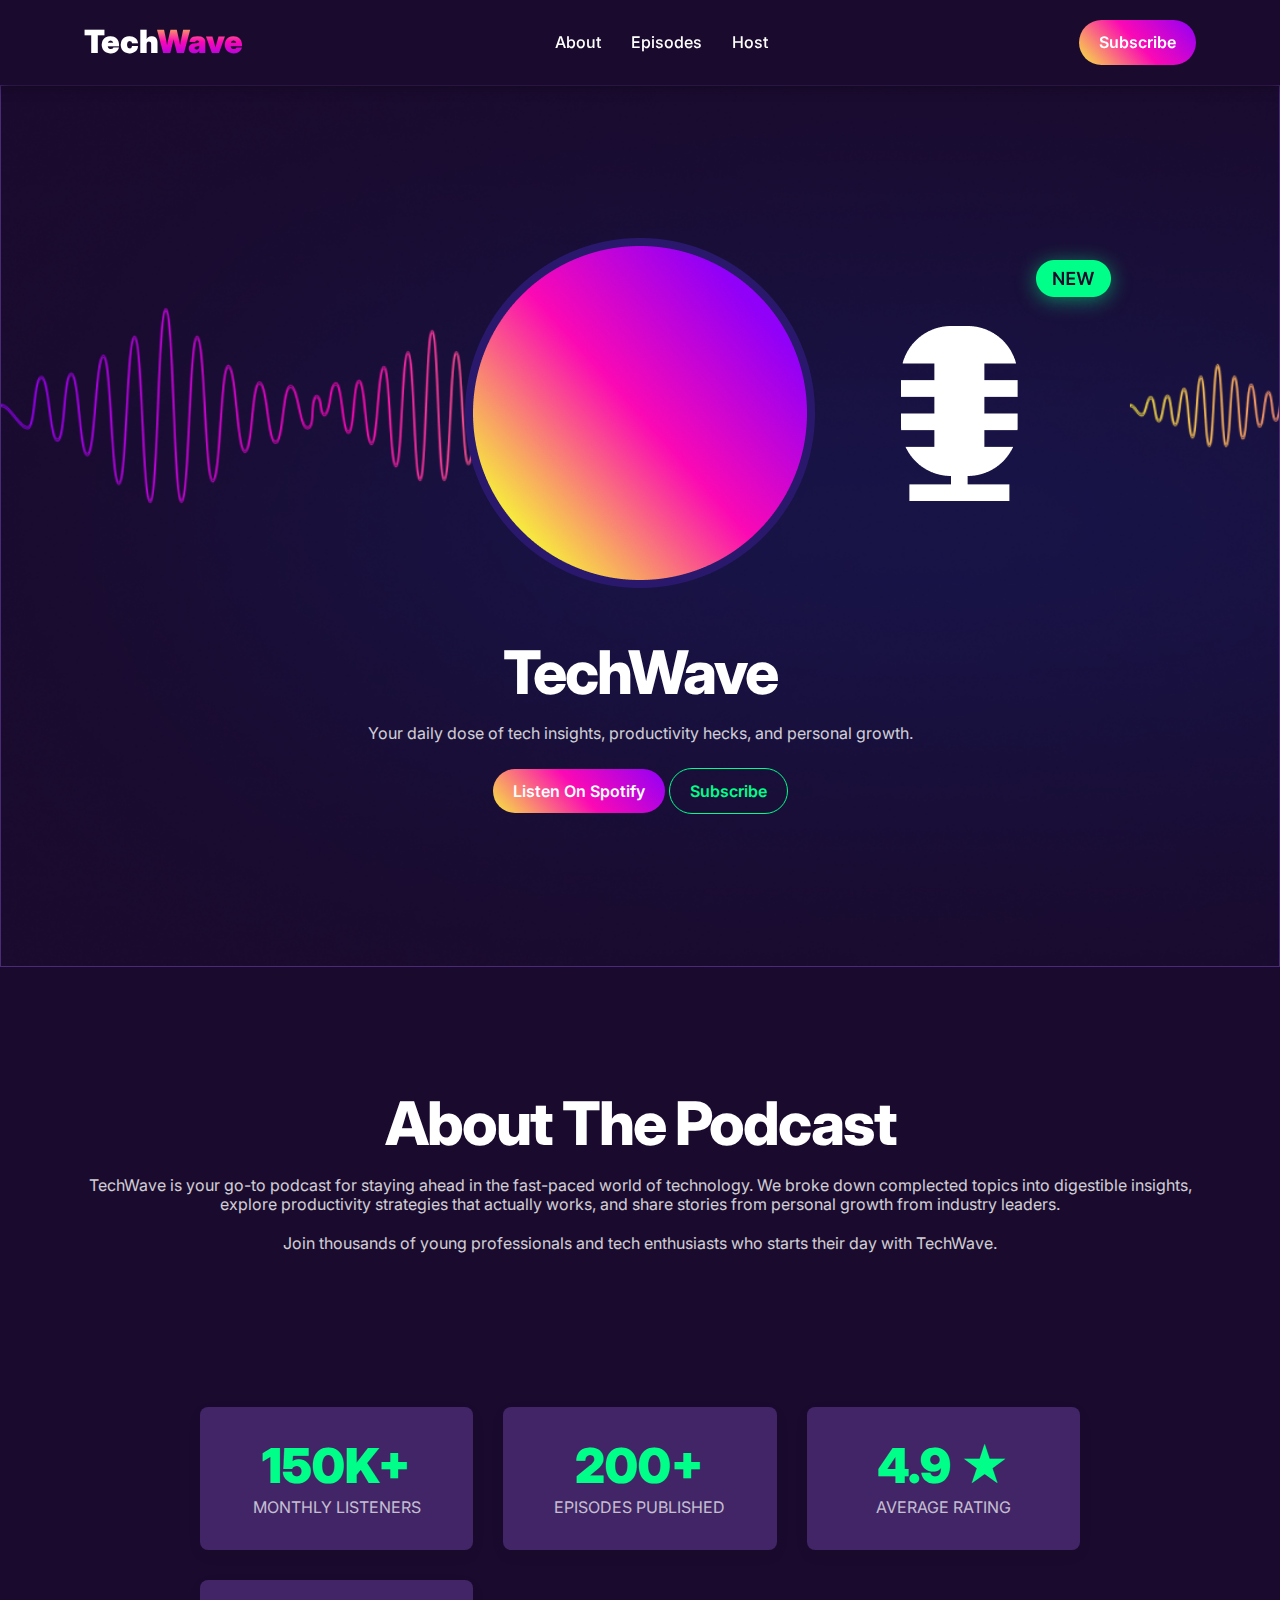
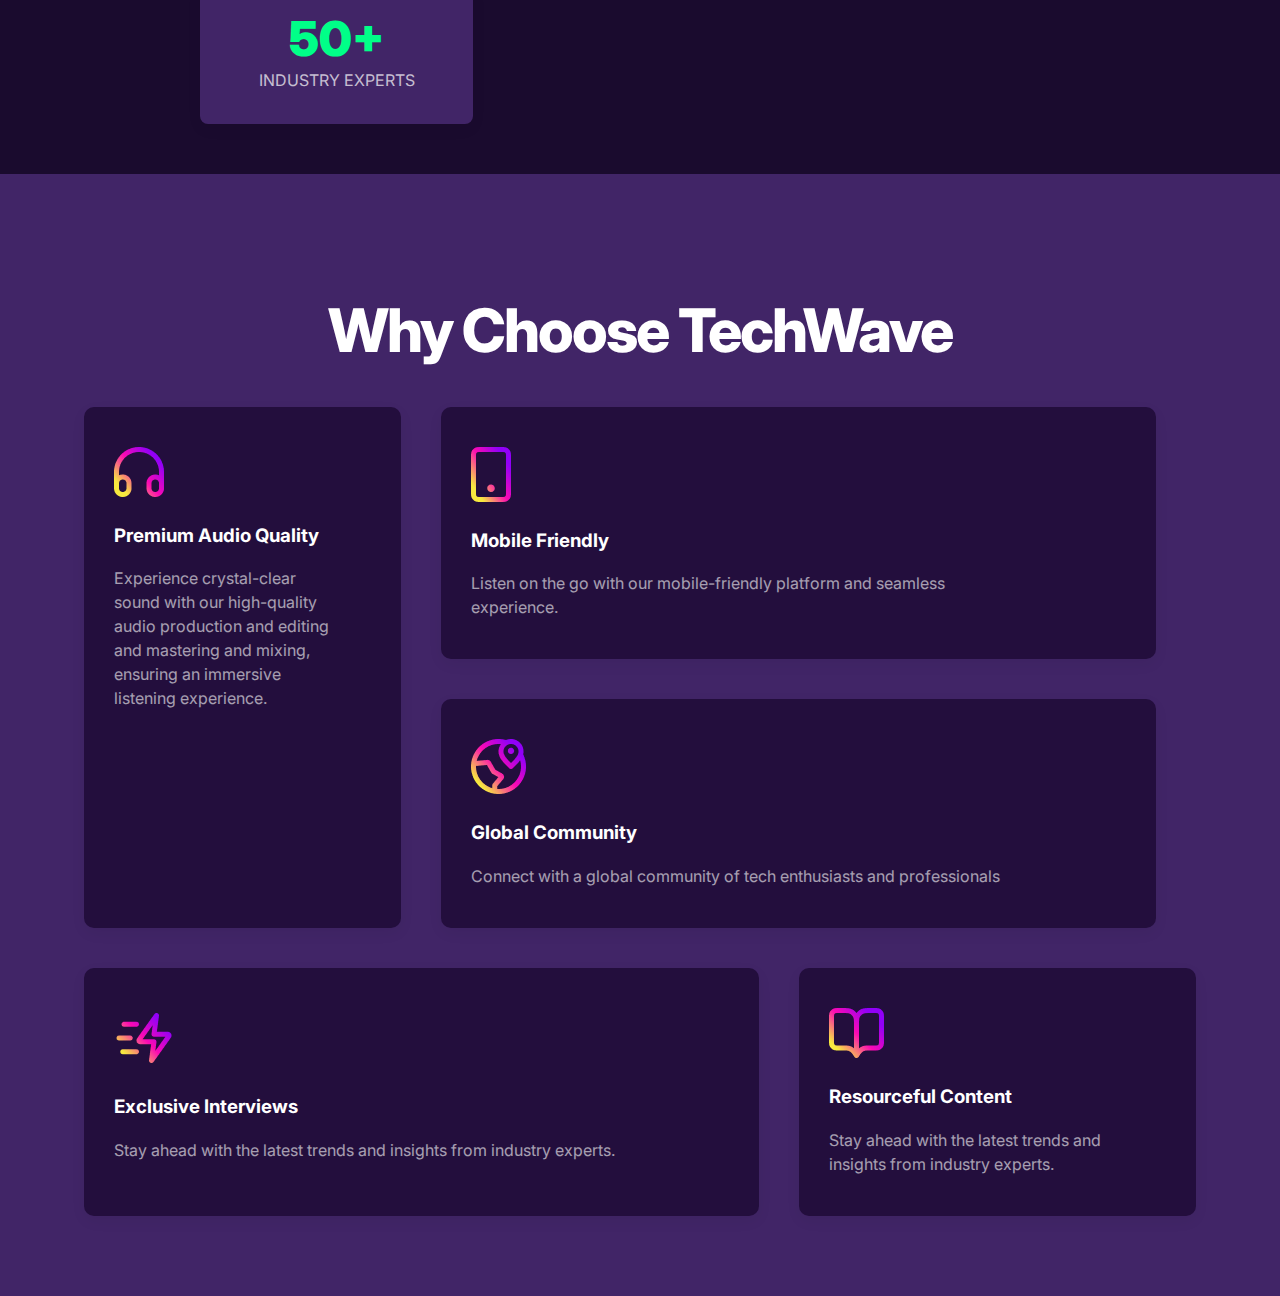
<file: styles/index.html>
<!doctype html>
<html lang="en">
  <head>
    <meta charset="UTF-8" />
    <meta name="viewport" content="width=device-width, initial-scale=1.0" />
    <title>TechWave Podcast</title>
    <link rel="preconnect" href="https://fonts.googleapis.com" />
    <link rel="preconnect" href="https://fonts.gstatic.com" crossorigin />
    <link
      href="https://fonts.googleapis.com/css2?family=Inter:ital,opsz,wght@0,14..32,100..900;1,14..32,100..900&display=swap"
      rel="stylesheet"
    />
    <link rel="stylesheet" href="./new-styles.css" />
  </head>
  <body>
    <!-- Header -->
    <header>
      <div class="container header-container">
        <div class="logo">Tech<span class="gradient">Wave</span></div>
        <ul class="nav-links">
          <li><a href="">About</a></li>
          <li><a href="">Episodes</a></li>
          <li><a href="">Host</a></li>
        </ul>

        <button class="primary-button">Subscribe</button>
      </div>
    </header>

    <!-- Hero Section -->
    <main>
      <section class="hero">
        <div class="container hero-content">
          <div class="hero-image">
            <img src="../assets/hero-circle.png" alt="" />
          </div>
          <img src="../assets/microphone.png" alt="" class="mic" />
          <img src="../assets/Frame 2087326323.png" alt="" class="badge" />
          <h1 class="section-title">TechWave</h1>
          <p class="section-description">
            Your daily dose of tech insights, productivity hecks, and personal
            growth.
          </p>
          <div class="hero-buttons">
            <button class="primary-button">Listen On Spotify</button>
            <button class="secondary-button">Subscribe</button>
          </div>
        </div>
      </section>

      <!--About Section  -->
      <section id="about" class="section">
        <div class="container">
          <h2 class="section-title">About The Podcast</h2>
          <p class="section-description">
            TechWave is your go-to podcast for staying ahead in the fast-paced
            world of technology. We broke down complected topics into digestible
            insights, explore productivity strategies that actually works, and
            share stories from personal growth from industry leaders.
            <br /><br />
            Join thousands of young professionals and tech enthusiasts who
            starts their day with TechWave.
          </p>
        </div>
      </section>

      <!-- Stats -->
      <div class="stats">
        <div class="stat-card">
          <div class="stat-number">150K+</div>
          <div class="stat-label">MONTHLY LISTENERS</div>
        </div>
        <div class="stat-card">
          <div class="stat-number">200+</div>
          <div class="stat-label">EPISODES PUBLISHED</div>
        </div>
        <div class="stat-card">
          <div class="stat-number">4.9 ★</div>
          <div class="stat-label">AVERAGE RATING</div>
        </div>
        <div class="stat-card">
          <div class="stat-number">50+</div>
          <div class="stat-label">INDUSTRY EXPERTS</div>
        </div>
      </div>

      <!-- feature section -->
      <section id="feature" class="section features">
        <div class="container">
          <h2 class="section-title">Why Choose TechWave</h2>

          <div class="features-grid">
            <div style="grid-row: 1 / 3;" class="feature-card">
              <img src="../assets/headphone.png" alt="" />
              <h3 class="card-title">Premium Audio Quality</h3>
              <p class="card-description">
                Experience crystal-clear sound with our high-quality audio
                production and editing and mastering and mixing, ensuring an
                immersive listening experience.
              </p>
            </div>
            <div style="grid-column: 2 / span 3;" class="feature-card">
              <img src="../assets/device.png" alt="" />
              <h3  class="card-title">Mobile Friendly</h3>
              <p class="card-description">
                Listen on the go with our mobile-friendly platform and seamless
                experience.
              </p>
            </div>
            <div style="grid-column: 2 / span 3;" class="feature-card">
              <img src="../assets/location.png" alt="" />
              <h3  class="card-title">Global Community</h3>
              <p class="card-description">
                Connect with a global community of tech enthusiasts and
                professionals
              </p>
            </div>
            <div style="grid-column: span 2 / 3;" class=" feature-card">
              <img src="../assets/zap-fast.png" alt="" />
              <h3  class="card-title">Exclusive Interviews</h3>
              <p class="card-description">
                Stay ahead with the latest trends and insights from industry
                experts.
              </p>
            </div>
            <div style="grid-column: 3 / span 3;" class="feature-card">
              <img src="../assets/resource.png" alt="" />
              <h3  class="card-title">Resourceful Content</h3>
              <p class="card-description">
                Stay ahead with the latest trends and insights from industry
                experts.
              </p>
            </div>
          </div>
        </div>
      </section>
    </main>
  </body>
</html>
</file>
<file: styles/new-styles.css>
* {
    margin: 0;
    padding: 0;
    box-sizing: border-box;
    font-family: "Inter", sans-serif;
}
.inter-font {
  font-family: "Inter", sans-serif;
  font-optical-sizing: auto;
  font-style: normal;
}
body {
    line-height: 1.6;
    color: #333;
    background-color: #fff;
}
.container {
    width: 90%;
    max-width: 1200px;
    margin: 0 auto;
    padding: 0 20px;
}
/* base style ends here*/

:root {
  --primary-width: calc(100% - 400px);
  --primary-margin: 0 auto;
  --primary-color: #ffffff;
  --secondary-color: #00ff88;
  --bg-color: #412567;
  --secondary-bg-color: #230e3d;
  --another-bg-color: #1a0b2e;
  --primary-font-size: 1rem;
}

.primary-button {
  background-image: linear-gradient(47.64deg, #f7e93f, #fb09b4, #9100f8);
  padding: 0.78rem 1.25rem;
  border-radius: 0.375rem;
  font-size: 1rem;
  font-weight: 600;
  color: var(--primary-color);
  border: none;
  cursor: pointer;
  border-radius: 10000px;
  transition: background 0.3s, color 0.3s;
}
.primary-button:hover {
    background: #000;
}

.secondary-button {
  border: 1px solid var(--secondary-color);
  padding: 0.78rem 1.25rem;
  border-radius: 0.375rem;
  font-size: var(--primary-font-size);
  font-weight: 600;
  color: var(--secondary-color);
  background-color: transparent;
  cursor: pointer;
  border-radius: 10000px;
  transition: background 0.3s, color 0.3s;
}
.secondary-button:hover {
    background: var(--secondary-color);
    color: white;
}

/* shared styles end here */

header {
    background-color: #1a0b2e;
    color: white;
    padding: 20px 0;
    position: sticky;
    top: 0;
    z-index: 100;
    box-shadow: 0 2px 10px #140822;
}
.header-container {
    display: flex;
    justify-content: space-between;
    align-items: center;
}
.logo {
  line-height: 1.5rem;
  font-weight: 900;
  font-size: 2rem;
}
.gradient {
  background: linear-gradient(#f7e93f, #fb09b4, #9100f8);
  background-clip: text;
  -webkit-text-fill-color: transparent;
}
.nav-links {
    display: flex;
    list-style: none;
    gap: 30px;
}
.nav-links a {
    color: white;
    text-decoration: none;
    font-weight: 500;
    transition: color 0.3s;
}
.nav-links a:hover {
    color: rgb(22, 203, 185);
}
/* header ends here */

.hero {
    /* padding: 200px 0 100px; */
    width: 100%;
    background-image: url(../assets/hero-bg.png);
    position: relative;
    overflow: hidden;
     background-size: cover;
     background-repeat: no-repeat;
     border: 1px solid rgb(75, 42, 122);
}
.hero-content {
    max-width: 800px;
    margin: 0 auto;
    text-align: center;
    padding: 9.5rem 0;
    /* border: 2px solid red; */
}
.hero-image{
    position: relative;
    /* border: 2px solid red; */
}
.mic {
    position: absolute;
    top: 240px;
    left: 56.25rem;
    /* border: 2px solid red; */
}
.badge {
    position: absolute;
    top: 150px;
    left: 63rem;
}
.section-title {
  font-size: 3.75rem;
  font-weight: 800;
  line-height: 1.1;
  letter-spacing: -2px;
  margin-top: 2.5rem;
  color: white;
  line-height: 4.56rem;
  text-align: center;
}
.section-description {
  font-size: 1rem;
  font-weight: 400;
  opacity: 0.8;
  text-align: center;
  line-height: 1.19rem;
  margin-bottom: 1.5rem;
  margin-top: 1rem;
  color: white;
  /* border: 2px solid red; */
}
/* hero ends here */

.section{
    padding: 80px 0;
    background: var(--another-bg-color);
}
#about {
    background: var(--another-bg-color);
}
/* about section end here */

.stats {
    background-color: var(--another-bg-color);
    display: grid;
    grid-template-columns: repeat(auto-fit, minmax(200px, 1fr));
    gap: 30px;
    padding: 50px 200px;
    /* border: 2px solid red; */
}
.stat-card{
    background-color: var(--bg-color);
    padding: 30px 20px;
    text-align: center;
    box-shadow: 0 5px 15px rgba(0, 0, 0, 0.05);
    border-radius: 8px;
}
.stat-number {
  color: var(--secondary-color);
  font-size: 3rem;
  font-weight: 900;
  line-height: 3.63rem;
}
.stat-label{
    font-size: 1rem;
    color: white;
    opacity: 0.7;
}
/* stats end here */

.features {
    background-color: var(--bg-color);
}
.features-grid {
    display: grid;
    grid-template-columns: repeat(auto-fit, minmax(300px, 1fr));
    gap: 40px;
    margin-top: 2.5rem;
    /* border: 2px solid red; */
}
.feature-card{
    background-color: var(--secondary-bg-color);
    padding: 40px 30px;
    border-radius: 10px;
    box-shadow: 0 5px 15px rgba(0, 0, 0, 0.05);
}
.features-grid .feature-card .card-title {
  font-weight: 700;
  margin-bottom: 1rem;
  margin-top: 1rem;
  color: white;
}
.features-grid .feature-card .card-description {
  font-size: 1rem;
  font-weight: 400;
  line-height: 1.5rem;
  opacity: 0.6;
  font-weight: 400;
  color: var(--primary-color);
  max-width: 85%;
  color: #fff;
}
</file>
